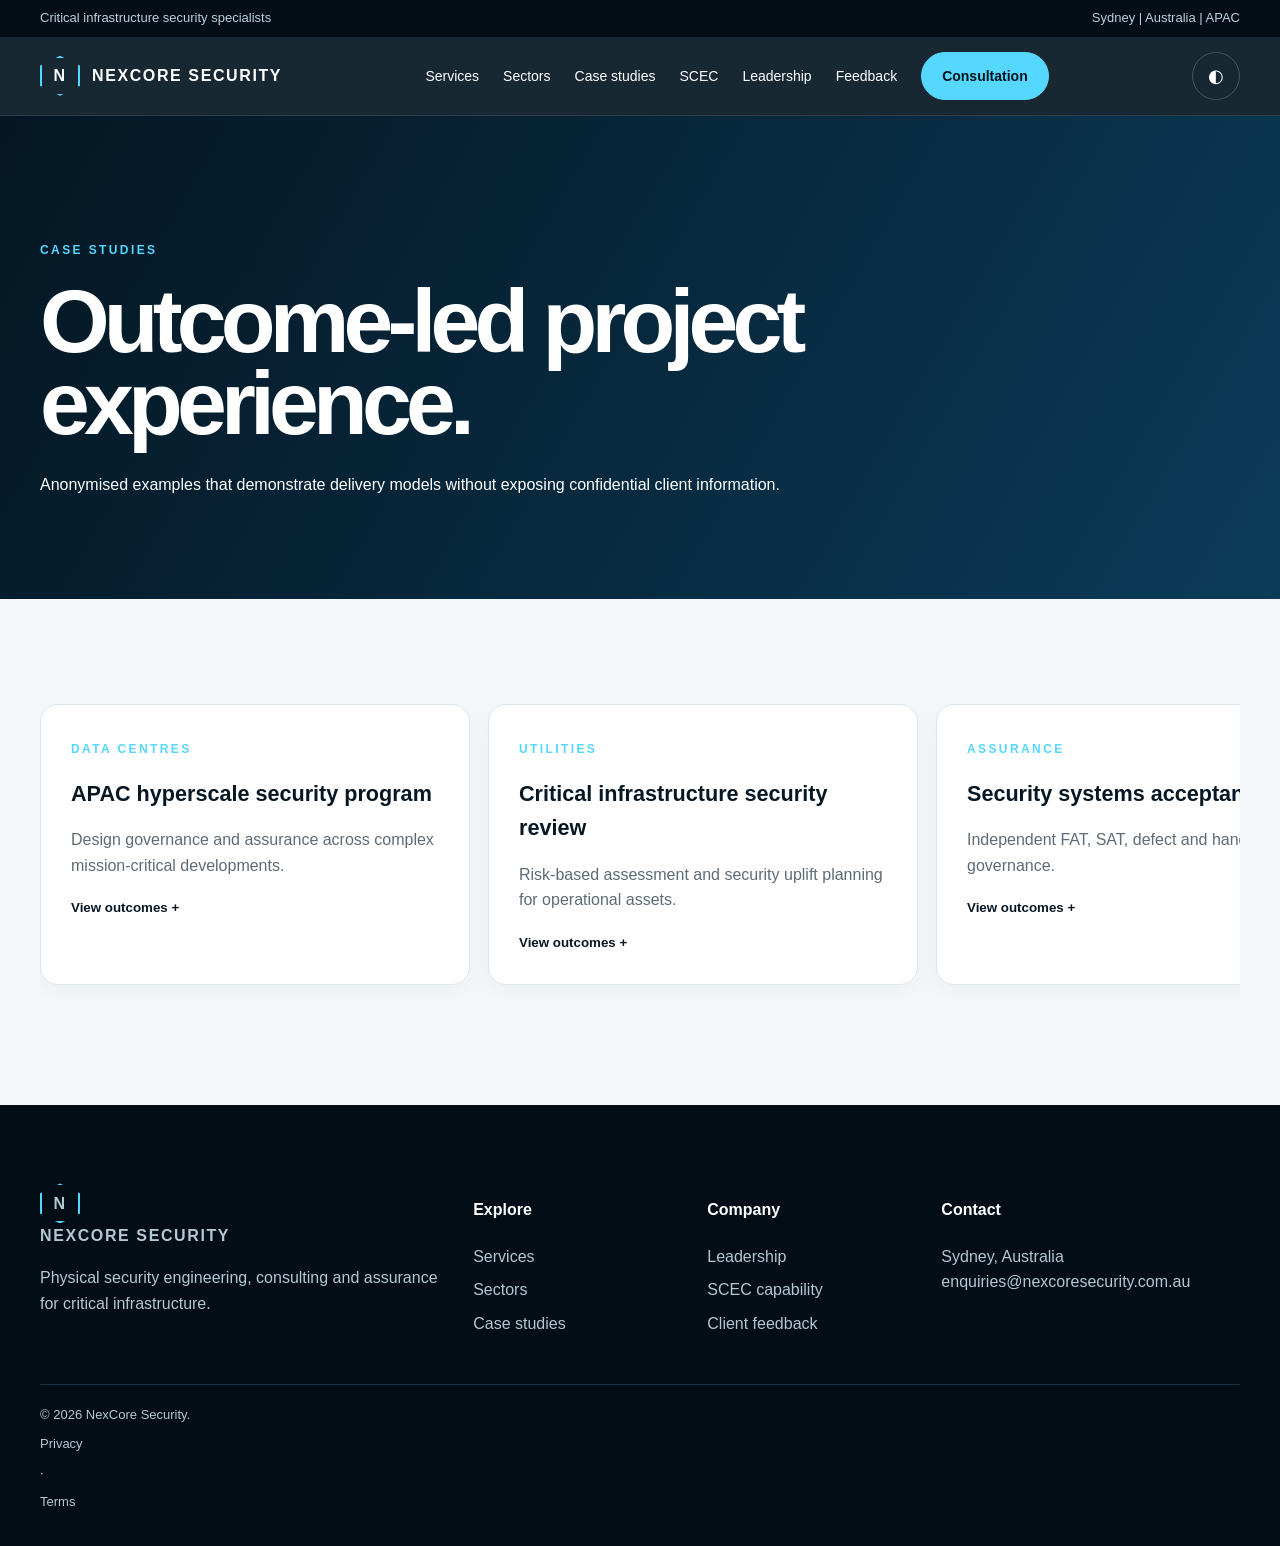
<file: case-studies.html>
<!doctype html><html lang="en" data-theme="light"><head><meta charset="utf-8"><meta name="viewport" content="width=device-width,initial-scale=1,viewport-fit=cover"><meta name="theme-color" content="#041622"><meta name="apple-mobile-web-app-capable" content="yes"><meta name="apple-mobile-web-app-status-bar-style" content="black-translucent"><meta name="description" content="Anonymised critical infrastructure security case studies."><meta property="og:title" content="Case Studies | NexCore Security"><meta property="og:description" content="Anonymised critical infrastructure security case studies."><meta property="og:image" content="assets/images/hero-campus.jpg"><link rel="apple-touch-icon" href="assets/icons/apple-touch-icon.png"><link rel="stylesheet" href="assets/css/main.css"><title>Case Studies | NexCore Security</title></head><body><a class="skip" href="#main">Skip to content</a><div class="top"><div class="wrap"><span>Critical infrastructure security specialists</span><span>Sydney | Australia | APAC</span></div></div><nav class="nav"><div class="wrap navin"><a class="brand" href="index.html"><span class="logo">N</span>NEXCORE SECURITY</a><button class="menu" aria-label="Open menu">☰</button><div class="links"><a href="services.html">Services</a><a href="sectors.html">Sectors</a><a href="case-studies.html">Case studies</a><a href="scec.html">SCEC</a><a href="leadership.html">Leadership</a><a href="feedback.html">Feedback</a><a href="contact.html" class="btn">Consultation</a></div><button class="theme" aria-label="Toggle dark mode">◐</button></div></nav><main id="main"><header class="pagehero"><div class="wrap"><span class="kicker">Case studies</span><h1>Outcome-led project experience.</h1><p>Anonymised examples that demonstrate delivery models without exposing confidential client information.</p></div></header><section><div class="wrap cases"><article class="card case"><span class="kicker">Data centres</span><h3>APAC hyperscale security program</h3><p>Design governance and assurance across complex mission-critical developments.</p><button>View outcomes +</button><div class="case-detail"><p>Standardised review approach, earlier risk identification, clearer commissioning readiness and stronger operational handover.</p></div></article><article class="card case"><span class="kicker">Utilities</span><h3>Critical infrastructure security review</h3><p>Risk-based assessment and security uplift planning for operational assets.</p><button>View outcomes +</button><div class="case-detail"><p>Prioritised recommendations covering zoning, perimeter, access control, monitoring and resilience.</p></div></article><article class="card case"><span class="kicker">Assurance</span><h3>Security systems acceptance</h3><p>Independent FAT, SAT, defect and handover governance.</p><button>View outcomes +</button><div class="case-detail"><p>Evidence-led acceptance, clearer defect closure and improved operational readiness.</p></div></article></div></section></main><a class="mobile-cta btn" href="contact.html">Request consultation</a><footer class="footer"><div class="wrap footgrid"><div><a class="brand" href="index.html"><span class="logo">N</span>NEXCORE SECURITY</a><p>Physical security engineering, consulting and assurance for critical infrastructure.</p></div><div><h4>Explore</h4><a href="services.html">Services</a><a href="sectors.html">Sectors</a><a href="case-studies.html">Case studies</a></div><div><h4>Company</h4><a href="leadership.html">Leadership</a><a href="scec.html">SCEC capability</a><a href="feedback.html">Client feedback</a></div><div><h4>Contact</h4><p>Sydney, Australia<br>enquiries@nexcoresecurity.com.au</p></div></div><div class="wrap copy">© <span data-year></span> NexCore Security. <a href="privacy.html">Privacy</a> · <a href="terms.html">Terms</a></div></footer><script src="assets/js/main.js"></script></body></html>
</file>
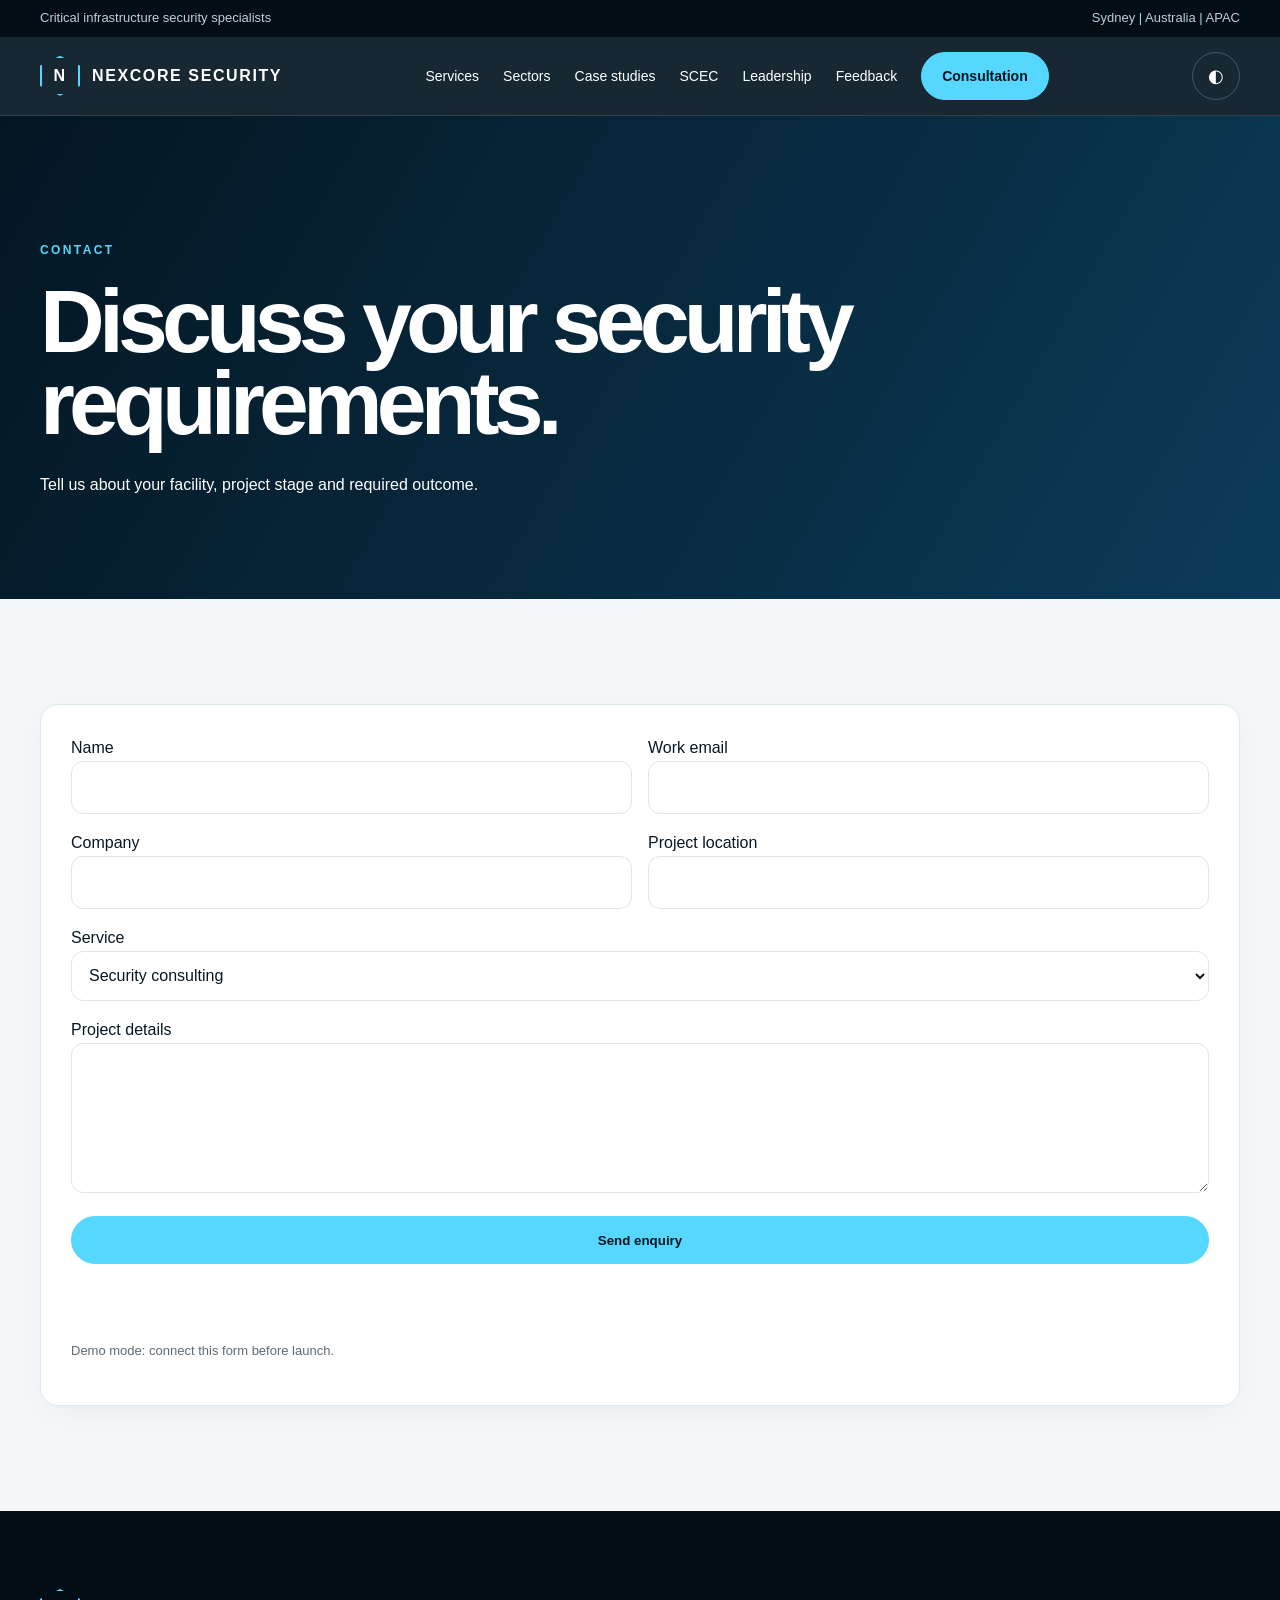
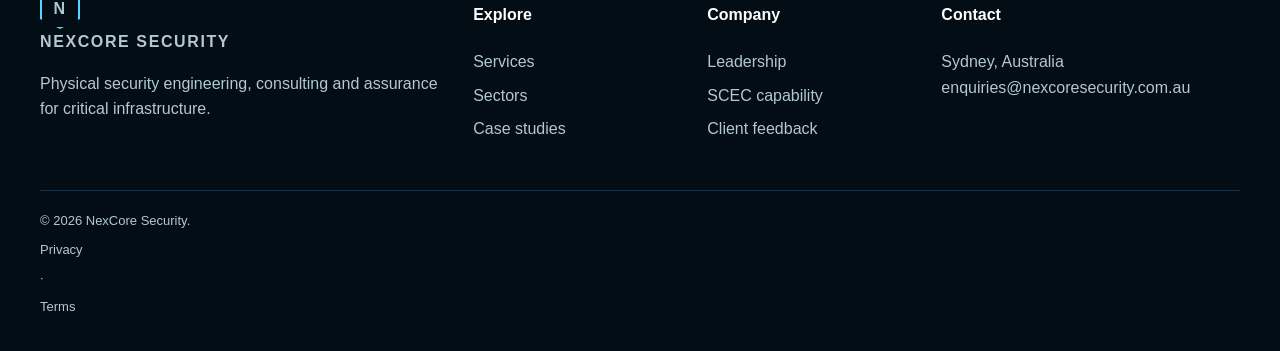
<file: contact.html>
<!doctype html><html lang="en" data-theme="light"><head><meta charset="utf-8"><meta name="viewport" content="width=device-width,initial-scale=1,viewport-fit=cover"><meta name="theme-color" content="#041622"><meta name="apple-mobile-web-app-capable" content="yes"><meta name="apple-mobile-web-app-status-bar-style" content="black-translucent"><meta name="description" content="Contact NexCore Security."><meta property="og:title" content="Contact | NexCore Security"><meta property="og:description" content="Contact NexCore Security."><meta property="og:image" content="assets/images/hero-campus.jpg"><link rel="apple-touch-icon" href="assets/icons/apple-touch-icon.png"><link rel="stylesheet" href="assets/css/main.css"><title>Contact | NexCore Security</title></head><body><a class="skip" href="#main">Skip to content</a><div class="top"><div class="wrap"><span>Critical infrastructure security specialists</span><span>Sydney | Australia | APAC</span></div></div><nav class="nav"><div class="wrap navin"><a class="brand" href="index.html"><span class="logo">N</span>NEXCORE SECURITY</a><button class="menu" aria-label="Open menu">☰</button><div class="links"><a href="services.html">Services</a><a href="sectors.html">Sectors</a><a href="case-studies.html">Case studies</a><a href="scec.html">SCEC</a><a href="leadership.html">Leadership</a><a href="feedback.html">Feedback</a><a href="contact.html" class="btn">Consultation</a></div><button class="theme" aria-label="Toggle dark mode">◐</button></div></nav><main id="main"><header class="pagehero"><div class="wrap"><span class="kicker">Contact</span><h1>Discuss your security requirements.</h1><p>Tell us about your facility, project stage and required outcome.</p></div></header><section><div class="wrap"><form class="card form"><div class="form-grid"><label>Name<input name="name" required></label><label>Work email<input type="email" required></label><label>Company<input></label><label>Project location<input></label></div><label>Service<select><option>Security consulting</option><option>Design management</option><option>Electronic security systems</option><option>Commissioning & assurance</option><option>SCEC-aligned advisory</option></select></label><label>Project details<textarea></textarea></label><button class="btn">Send enquiry</button><p id="form-status" aria-live="polite"></p><p class="legal">Demo mode: connect this form before launch.</p></form></div></section></main><a class="mobile-cta btn" href="contact.html">Request consultation</a><footer class="footer"><div class="wrap footgrid"><div><a class="brand" href="index.html"><span class="logo">N</span>NEXCORE SECURITY</a><p>Physical security engineering, consulting and assurance for critical infrastructure.</p></div><div><h4>Explore</h4><a href="services.html">Services</a><a href="sectors.html">Sectors</a><a href="case-studies.html">Case studies</a></div><div><h4>Company</h4><a href="leadership.html">Leadership</a><a href="scec.html">SCEC capability</a><a href="feedback.html">Client feedback</a></div><div><h4>Contact</h4><p>Sydney, Australia<br>enquiries@nexcoresecurity.com.au</p></div></div><div class="wrap copy">© <span data-year></span> NexCore Security. <a href="privacy.html">Privacy</a> · <a href="terms.html">Terms</a></div></footer><script src="assets/js/main.js"></script></body></html>
</file>
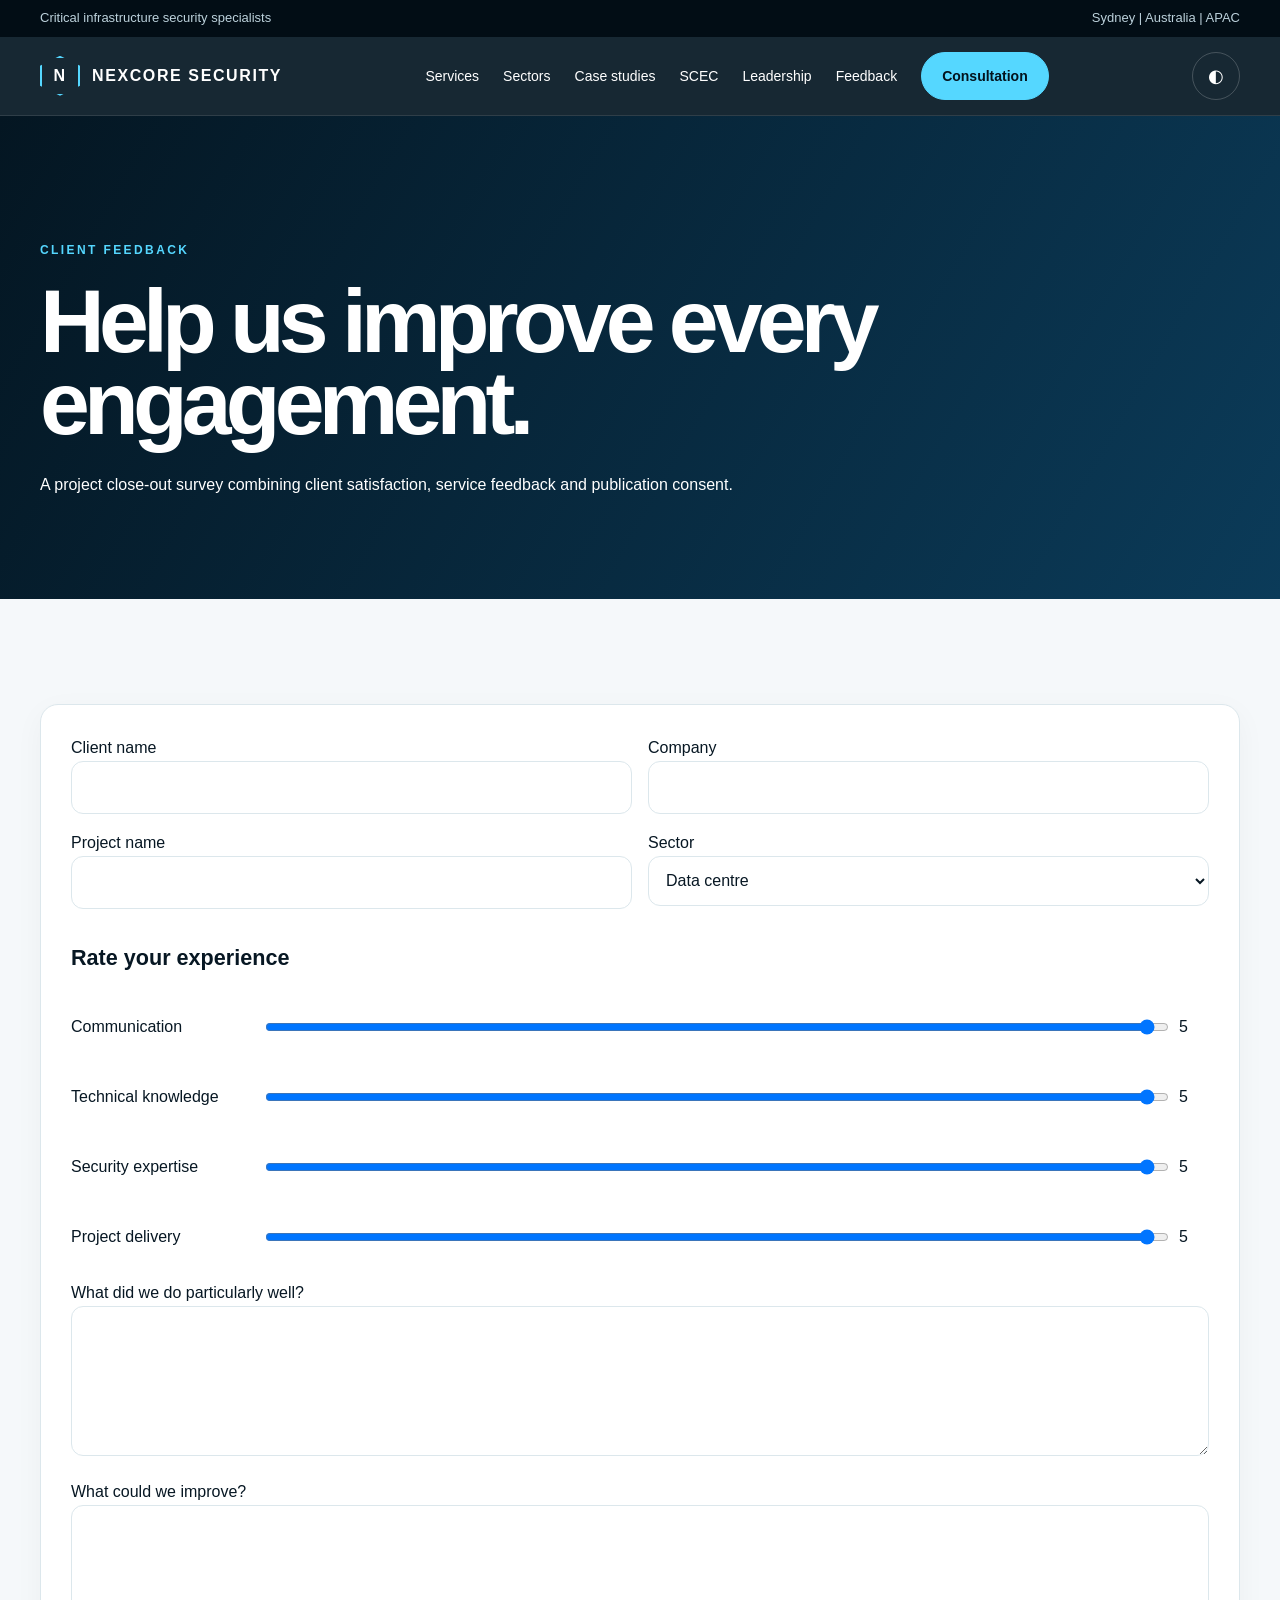
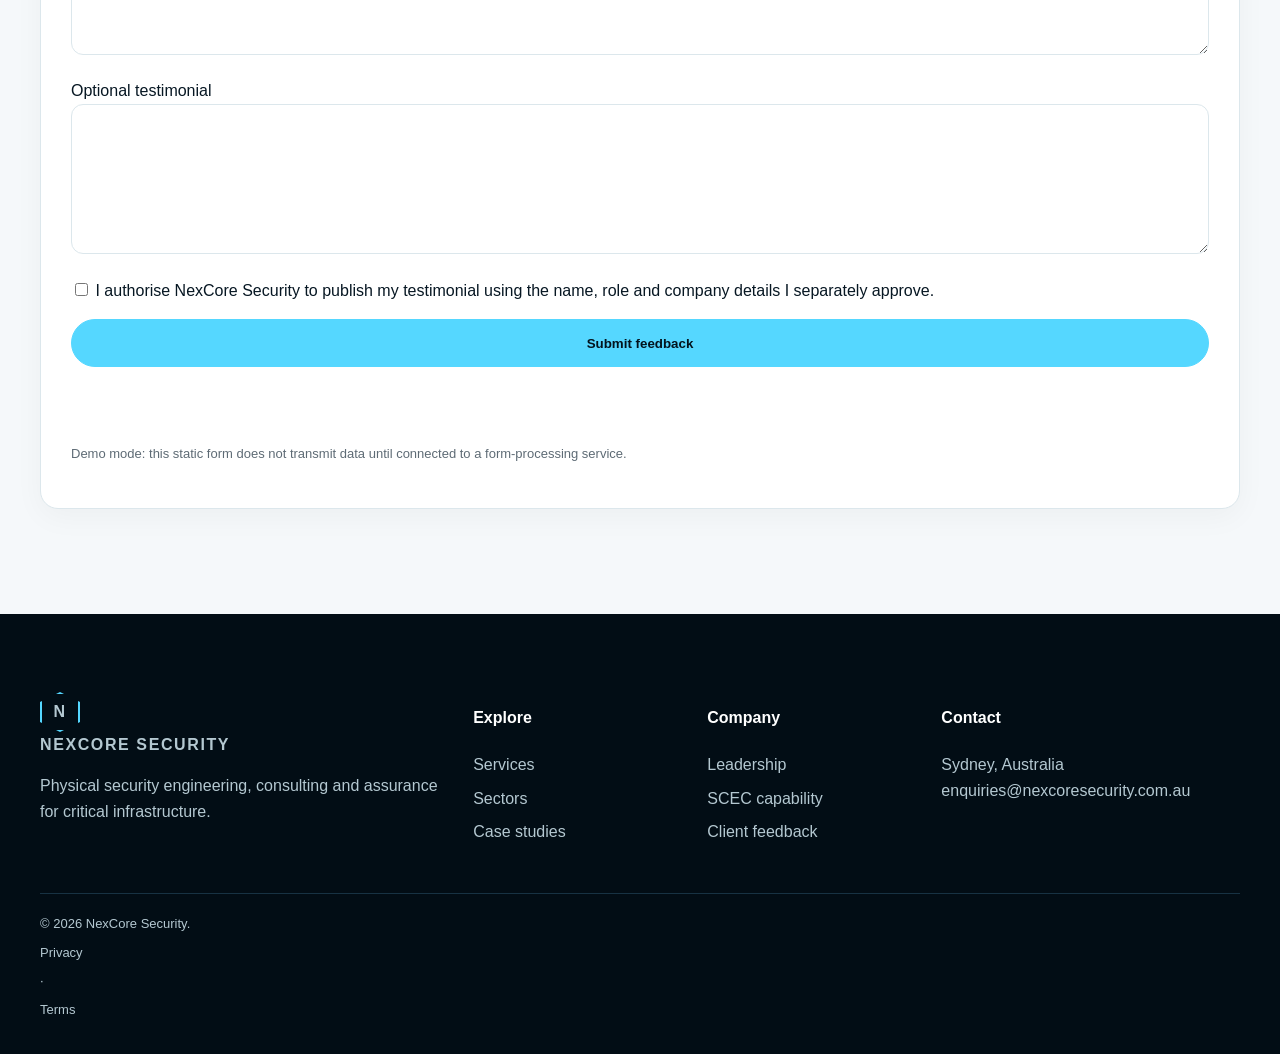
<file: feedback.html>
<!doctype html><html lang="en" data-theme="light"><head><meta charset="utf-8"><meta name="viewport" content="width=device-width,initial-scale=1,viewport-fit=cover"><meta name="theme-color" content="#041622"><meta name="apple-mobile-web-app-capable" content="yes"><meta name="apple-mobile-web-app-status-bar-style" content="black-translucent"><meta name="description" content="Submit feedback about a NexCore Security engagement."><meta property="og:title" content="Client Feedback | NexCore Security"><meta property="og:description" content="Submit feedback about a NexCore Security engagement."><meta property="og:image" content="assets/images/hero-campus.jpg"><link rel="apple-touch-icon" href="assets/icons/apple-touch-icon.png"><link rel="stylesheet" href="assets/css/main.css"><title>Client Feedback | NexCore Security</title></head><body><a class="skip" href="#main">Skip to content</a><div class="top"><div class="wrap"><span>Critical infrastructure security specialists</span><span>Sydney | Australia | APAC</span></div></div><nav class="nav"><div class="wrap navin"><a class="brand" href="index.html"><span class="logo">N</span>NEXCORE SECURITY</a><button class="menu" aria-label="Open menu">☰</button><div class="links"><a href="services.html">Services</a><a href="sectors.html">Sectors</a><a href="case-studies.html">Case studies</a><a href="scec.html">SCEC</a><a href="leadership.html">Leadership</a><a href="feedback.html">Feedback</a><a href="contact.html" class="btn">Consultation</a></div><button class="theme" aria-label="Toggle dark mode">◐</button></div></nav><main id="main"><header class="pagehero"><div class="wrap"><span class="kicker">Client feedback</span><h1>Help us improve every engagement.</h1><p>A project close-out survey combining client satisfaction, service feedback and publication consent.</p></div></header><section><div class="wrap"><form class="card form"><div class="form-grid"><label>Client name<input name="name" required></label><label>Company<input name="company"></label><label>Project name<input name="project"></label><label>Sector<select><option>Data centre</option><option>Critical infrastructure</option><option>Utilities & energy</option><option>Telecommunications</option><option>Government</option><option>Industrial</option><option>Other</option></select></label></div><h3>Rate your experience</h3><div class="range"><label>Communication</label><input data-range type="range" min="1" max="5" value="5"><output>5</output></div><div class="range"><label>Technical knowledge</label><input data-range type="range" min="1" max="5" value="5"><output>5</output></div><div class="range"><label>Security expertise</label><input data-range type="range" min="1" max="5" value="5"><output>5</output></div><div class="range"><label>Project delivery</label><input data-range type="range" min="1" max="5" value="5"><output>5</output></div><label>What did we do particularly well?<textarea></textarea></label><label>What could we improve?<textarea></textarea></label><label>Optional testimonial<textarea></textarea></label><label><input style="width:auto;min-height:auto" type="checkbox"> I authorise NexCore Security to publish my testimonial using the name, role and company details I separately approve.</label><button class="btn" type="submit">Submit feedback</button><p id="form-status" aria-live="polite"></p><p class="legal">Demo mode: this static form does not transmit data until connected to a form-processing service.</p></form></div></section></main><a class="mobile-cta btn" href="contact.html">Request consultation</a><footer class="footer"><div class="wrap footgrid"><div><a class="brand" href="index.html"><span class="logo">N</span>NEXCORE SECURITY</a><p>Physical security engineering, consulting and assurance for critical infrastructure.</p></div><div><h4>Explore</h4><a href="services.html">Services</a><a href="sectors.html">Sectors</a><a href="case-studies.html">Case studies</a></div><div><h4>Company</h4><a href="leadership.html">Leadership</a><a href="scec.html">SCEC capability</a><a href="feedback.html">Client feedback</a></div><div><h4>Contact</h4><p>Sydney, Australia<br>enquiries@nexcoresecurity.com.au</p></div></div><div class="wrap copy">© <span data-year></span> NexCore Security. <a href="privacy.html">Privacy</a> · <a href="terms.html">Terms</a></div></footer><script src="assets/js/main.js"></script></body></html>
</file>
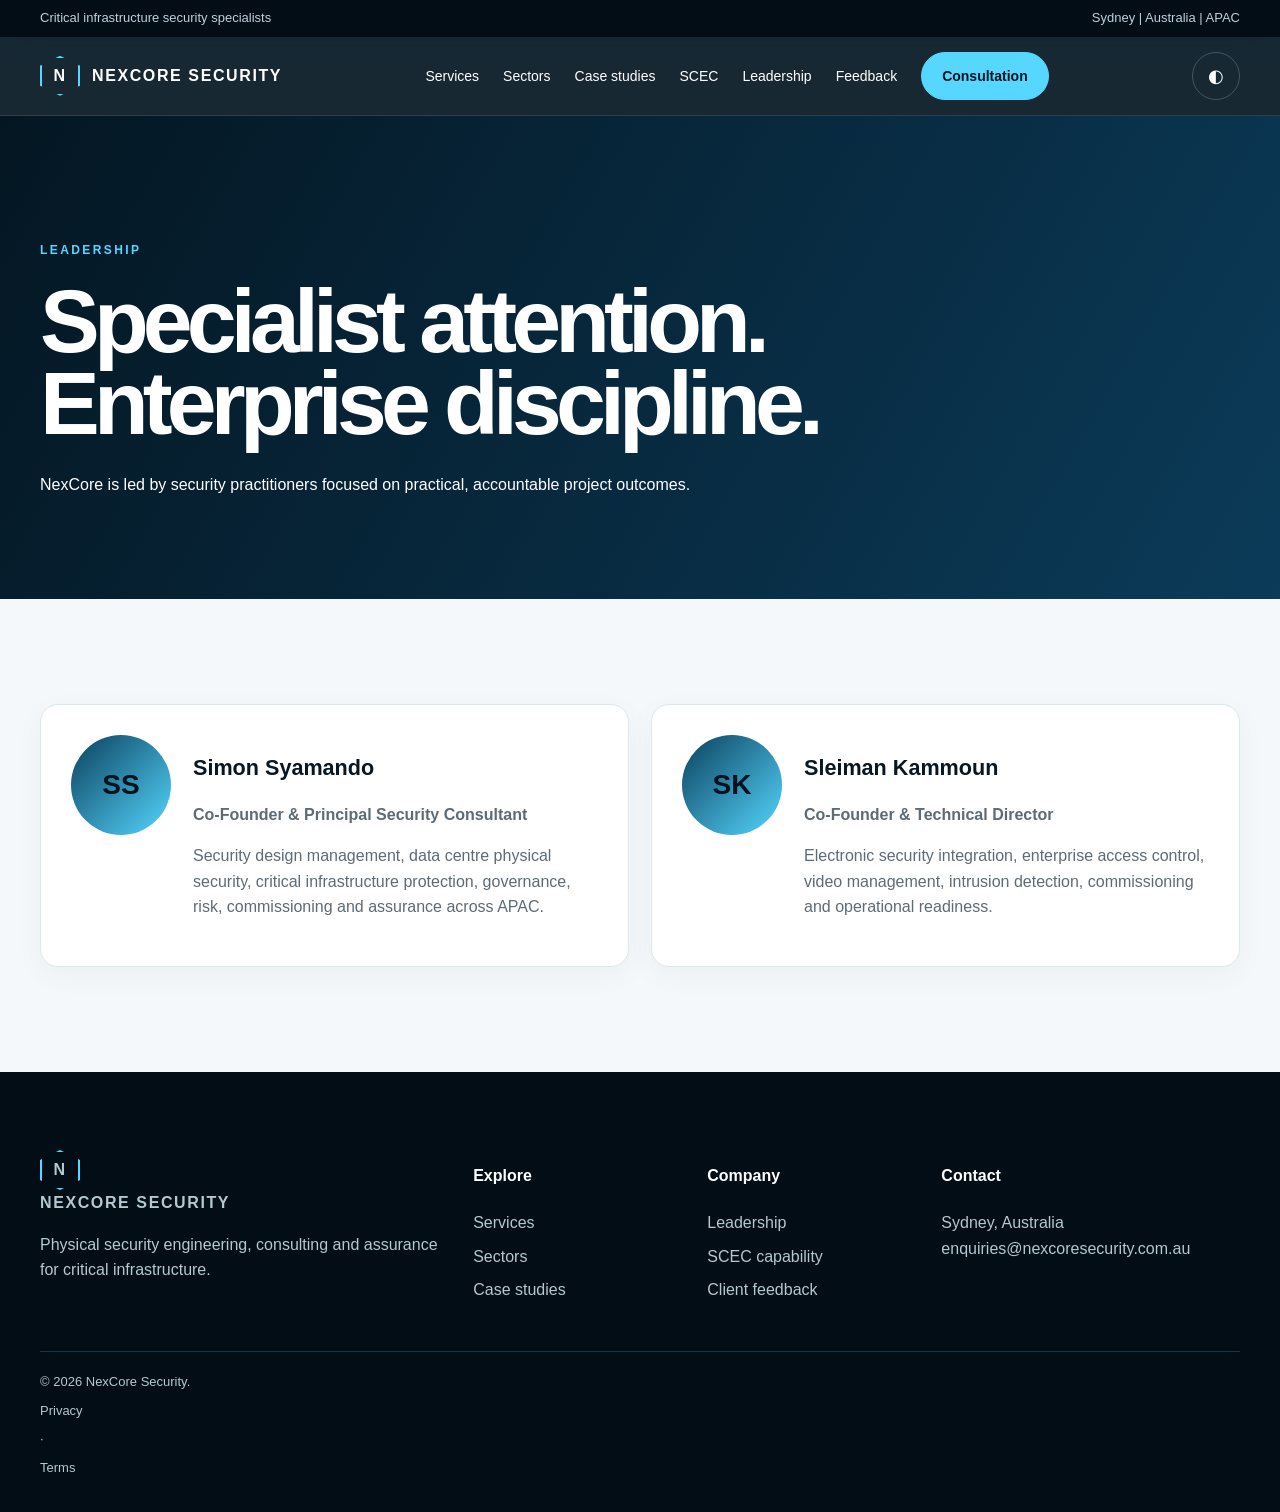
<file: leadership.html>
<!doctype html><html lang="en" data-theme="light"><head><meta charset="utf-8"><meta name="viewport" content="width=device-width,initial-scale=1,viewport-fit=cover"><meta name="theme-color" content="#041622"><meta name="apple-mobile-web-app-capable" content="yes"><meta name="apple-mobile-web-app-status-bar-style" content="black-translucent"><meta name="description" content="NexCore Security leadership team."><meta property="og:title" content="Leadership | NexCore Security"><meta property="og:description" content="NexCore Security leadership team."><meta property="og:image" content="assets/images/hero-campus.jpg"><link rel="apple-touch-icon" href="assets/icons/apple-touch-icon.png"><link rel="stylesheet" href="assets/css/main.css"><title>Leadership | NexCore Security</title></head><body><a class="skip" href="#main">Skip to content</a><div class="top"><div class="wrap"><span>Critical infrastructure security specialists</span><span>Sydney | Australia | APAC</span></div></div><nav class="nav"><div class="wrap navin"><a class="brand" href="index.html"><span class="logo">N</span>NEXCORE SECURITY</a><button class="menu" aria-label="Open menu">☰</button><div class="links"><a href="services.html">Services</a><a href="sectors.html">Sectors</a><a href="case-studies.html">Case studies</a><a href="scec.html">SCEC</a><a href="leadership.html">Leadership</a><a href="feedback.html">Feedback</a><a href="contact.html" class="btn">Consultation</a></div><button class="theme" aria-label="Toggle dark mode">◐</button></div></nav><main id="main"><header class="pagehero"><div class="wrap"><span class="kicker">Leadership</span><h1>Specialist attention. Enterprise discipline.</h1><p>NexCore is led by security practitioners focused on practical, accountable project outcomes.</p></div></header><section><div class="wrap leaders"><article class="card leader"><div class="avatar">SS</div><div><h3>Simon Syamando</h3><p><b>Co-Founder & Principal Security Consultant</b></p><p>Security design management, data centre physical security, critical infrastructure protection, governance, risk, commissioning and assurance across APAC.</p></div></article><article class="card leader"><div class="avatar">SK</div><div><h3>Sleiman Kammoun</h3><p><b>Co-Founder & Technical Director</b></p><p>Electronic security integration, enterprise access control, video management, intrusion detection, commissioning and operational readiness.</p></div></article></div></section></main><a class="mobile-cta btn" href="contact.html">Request consultation</a><footer class="footer"><div class="wrap footgrid"><div><a class="brand" href="index.html"><span class="logo">N</span>NEXCORE SECURITY</a><p>Physical security engineering, consulting and assurance for critical infrastructure.</p></div><div><h4>Explore</h4><a href="services.html">Services</a><a href="sectors.html">Sectors</a><a href="case-studies.html">Case studies</a></div><div><h4>Company</h4><a href="leadership.html">Leadership</a><a href="scec.html">SCEC capability</a><a href="feedback.html">Client feedback</a></div><div><h4>Contact</h4><p>Sydney, Australia<br>enquiries@nexcoresecurity.com.au</p></div></div><div class="wrap copy">© <span data-year></span> NexCore Security. <a href="privacy.html">Privacy</a> · <a href="terms.html">Terms</a></div></footer><script src="assets/js/main.js"></script></body></html>
</file>
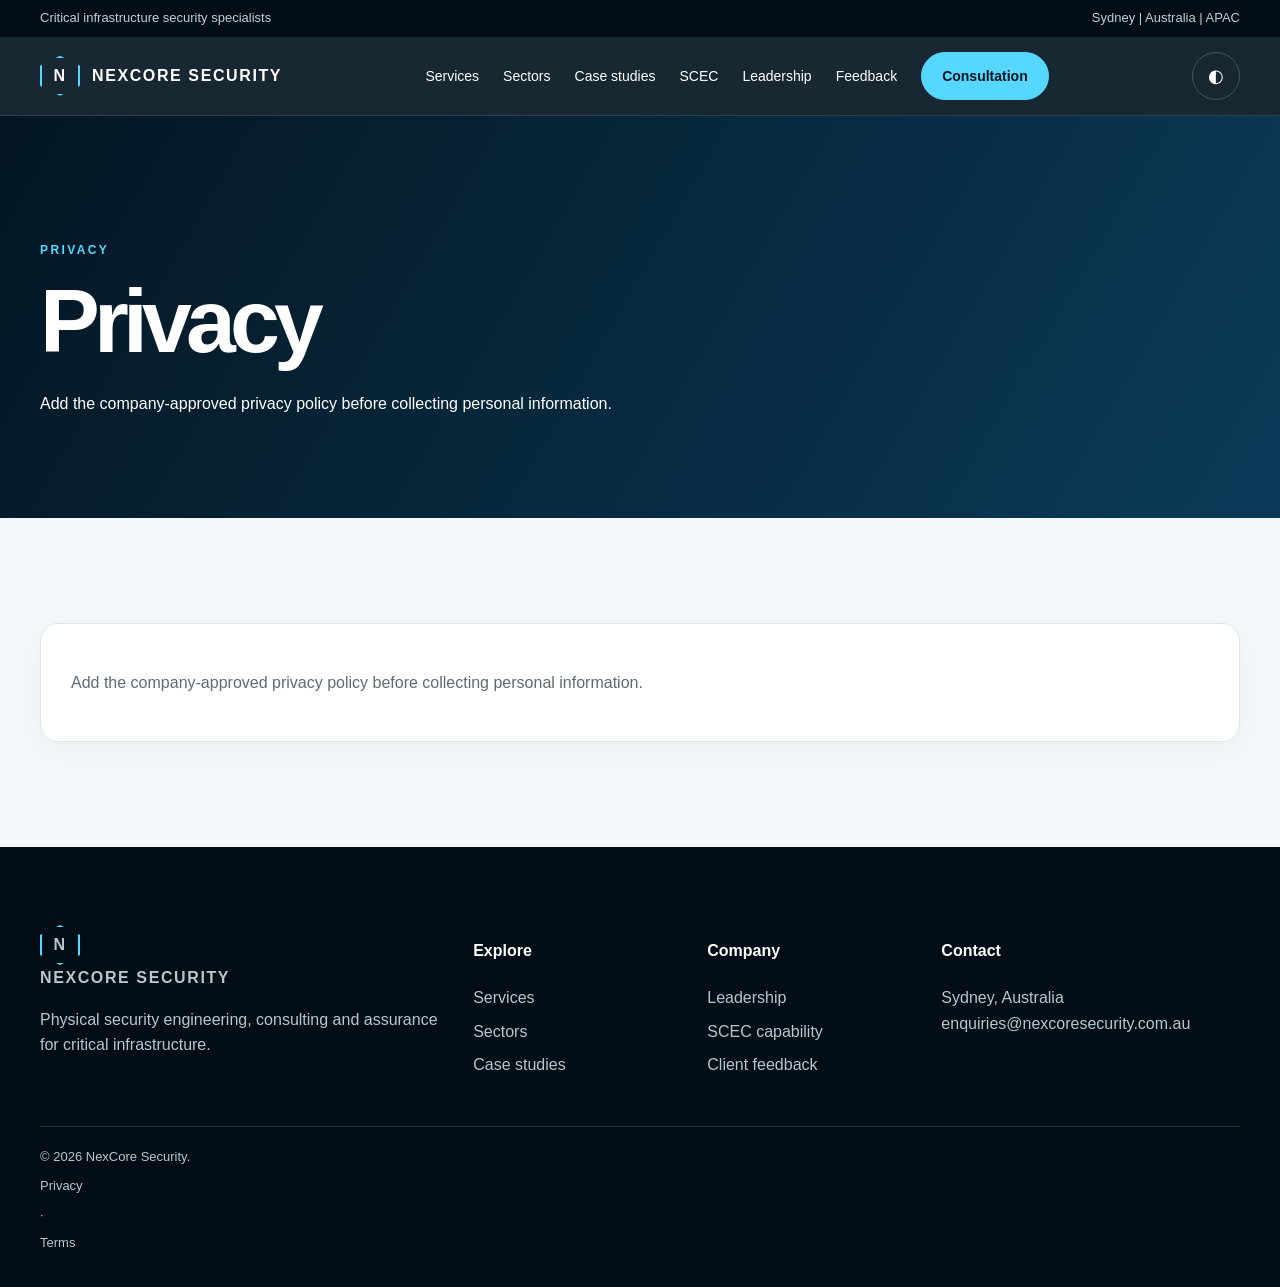
<file: privacy.html>
<!doctype html><html lang="en" data-theme="light"><head><meta charset="utf-8"><meta name="viewport" content="width=device-width,initial-scale=1,viewport-fit=cover"><meta name="theme-color" content="#041622"><meta name="apple-mobile-web-app-capable" content="yes"><meta name="apple-mobile-web-app-status-bar-style" content="black-translucent"><meta name="description" content="Add the company-approved privacy policy before collecting personal information."><meta property="og:title" content="Privacy | NexCore Security"><meta property="og:description" content="Add the company-approved privacy policy before collecting personal information."><meta property="og:image" content="assets/images/hero-campus.jpg"><link rel="apple-touch-icon" href="assets/icons/apple-touch-icon.png"><link rel="stylesheet" href="assets/css/main.css"><title>Privacy | NexCore Security</title></head><body><a class="skip" href="#main">Skip to content</a><div class="top"><div class="wrap"><span>Critical infrastructure security specialists</span><span>Sydney | Australia | APAC</span></div></div><nav class="nav"><div class="wrap navin"><a class="brand" href="index.html"><span class="logo">N</span>NEXCORE SECURITY</a><button class="menu" aria-label="Open menu">☰</button><div class="links"><a href="services.html">Services</a><a href="sectors.html">Sectors</a><a href="case-studies.html">Case studies</a><a href="scec.html">SCEC</a><a href="leadership.html">Leadership</a><a href="feedback.html">Feedback</a><a href="contact.html" class="btn">Consultation</a></div><button class="theme" aria-label="Toggle dark mode">◐</button></div></nav><main id="main"><header class="pagehero"><div class="wrap"><span class="kicker">Privacy</span><h1>Privacy</h1><p>Add the company-approved privacy policy before collecting personal information.</p></div></header><section><div class="wrap card"><p>Add the company-approved privacy policy before collecting personal information.</p></div></section></main><a class="mobile-cta btn" href="contact.html">Request consultation</a><footer class="footer"><div class="wrap footgrid"><div><a class="brand" href="index.html"><span class="logo">N</span>NEXCORE SECURITY</a><p>Physical security engineering, consulting and assurance for critical infrastructure.</p></div><div><h4>Explore</h4><a href="services.html">Services</a><a href="sectors.html">Sectors</a><a href="case-studies.html">Case studies</a></div><div><h4>Company</h4><a href="leadership.html">Leadership</a><a href="scec.html">SCEC capability</a><a href="feedback.html">Client feedback</a></div><div><h4>Contact</h4><p>Sydney, Australia<br>enquiries@nexcoresecurity.com.au</p></div></div><div class="wrap copy">© <span data-year></span> NexCore Security. <a href="privacy.html">Privacy</a> · <a href="terms.html">Terms</a></div></footer><script src="assets/js/main.js"></script></body></html>
</file>
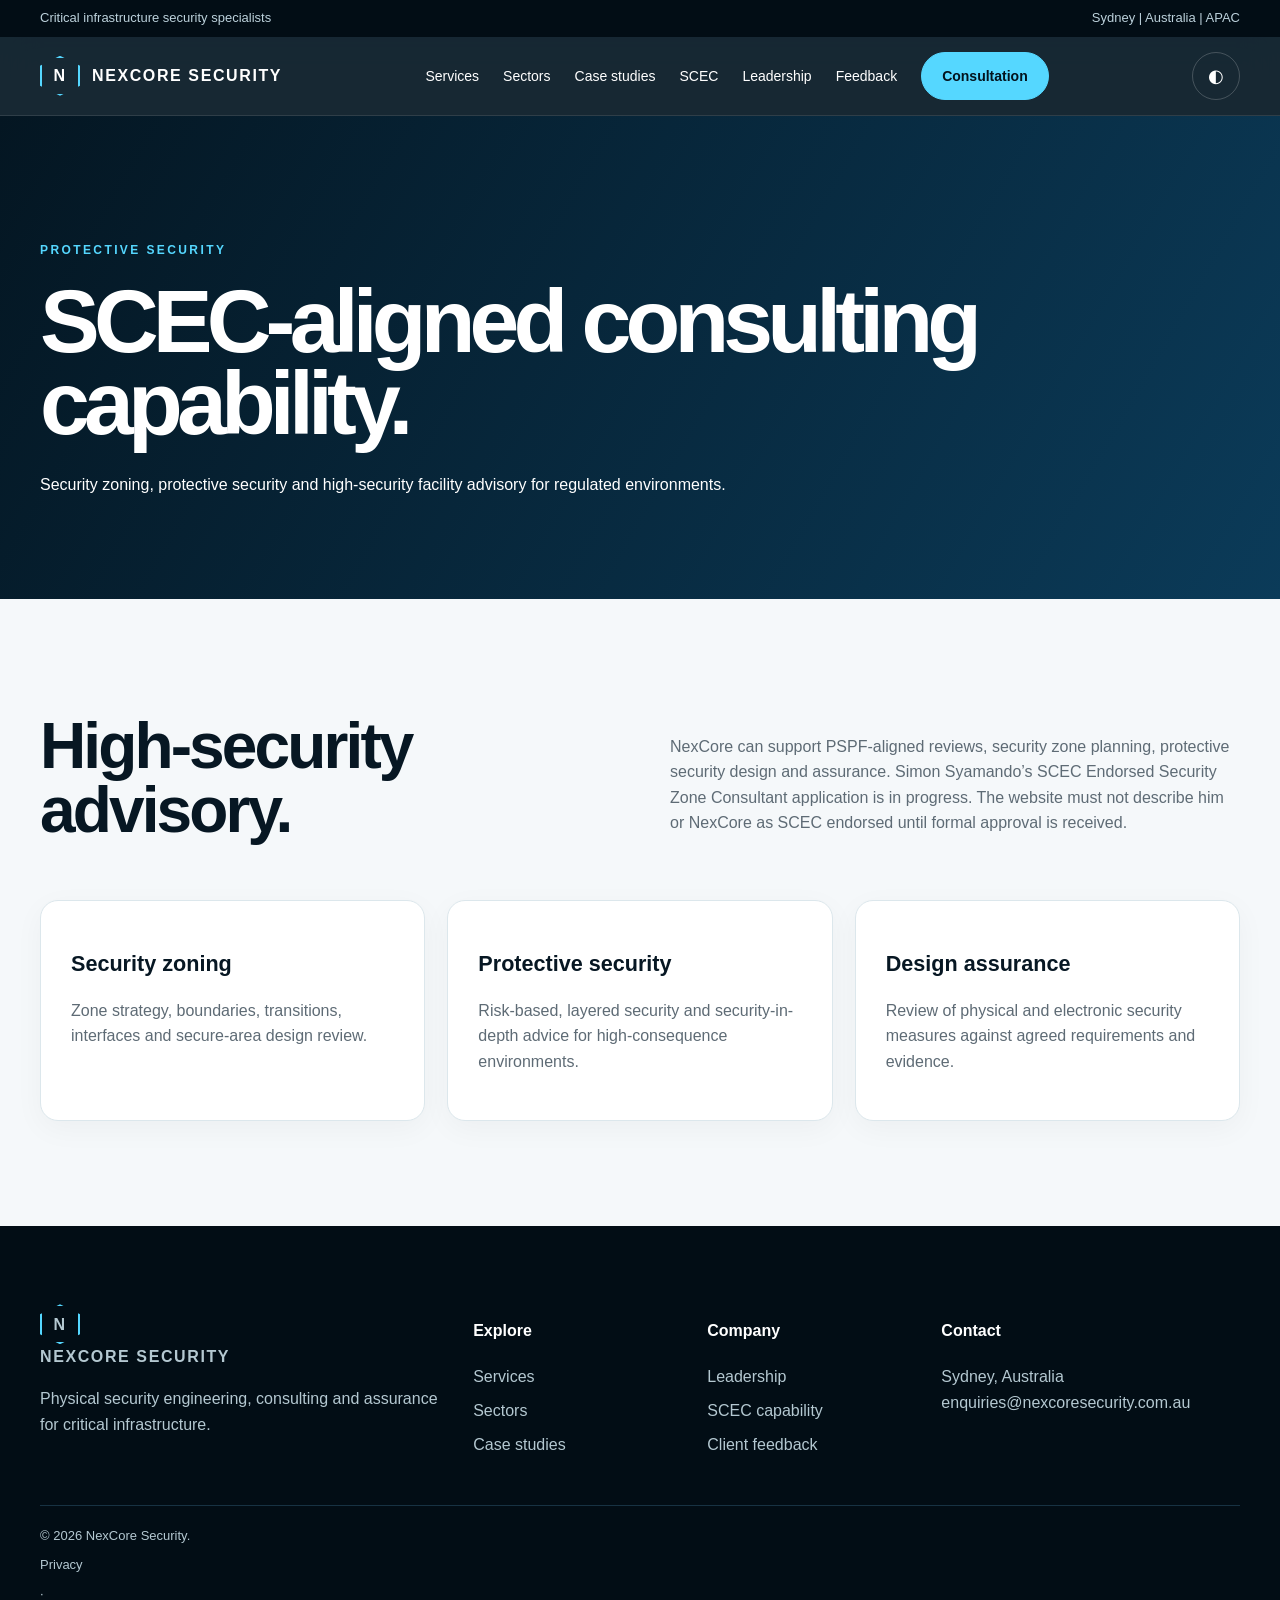
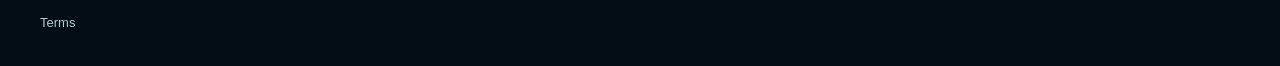
<file: scec.html>
<!doctype html><html lang="en" data-theme="light"><head><meta charset="utf-8"><meta name="viewport" content="width=device-width,initial-scale=1,viewport-fit=cover"><meta name="theme-color" content="#041622"><meta name="apple-mobile-web-app-capable" content="yes"><meta name="apple-mobile-web-app-status-bar-style" content="black-translucent"><meta name="description" content="SCEC-aligned protective security consultancy capability."><meta property="og:title" content="SCEC Capability | NexCore Security"><meta property="og:description" content="SCEC-aligned protective security consultancy capability."><meta property="og:image" content="assets/images/hero-campus.jpg"><link rel="apple-touch-icon" href="assets/icons/apple-touch-icon.png"><link rel="stylesheet" href="assets/css/main.css"><title>SCEC Capability | NexCore Security</title></head><body><a class="skip" href="#main">Skip to content</a><div class="top"><div class="wrap"><span>Critical infrastructure security specialists</span><span>Sydney | Australia | APAC</span></div></div><nav class="nav"><div class="wrap navin"><a class="brand" href="index.html"><span class="logo">N</span>NEXCORE SECURITY</a><button class="menu" aria-label="Open menu">☰</button><div class="links"><a href="services.html">Services</a><a href="sectors.html">Sectors</a><a href="case-studies.html">Case studies</a><a href="scec.html">SCEC</a><a href="leadership.html">Leadership</a><a href="feedback.html">Feedback</a><a href="contact.html" class="btn">Consultation</a></div><button class="theme" aria-label="Toggle dark mode">◐</button></div></nav><main id="main"><header class="pagehero"><div class="wrap"><span class="kicker">Protective security</span><h1>SCEC-aligned consulting capability.</h1><p>Security zoning, protective security and high-security facility advisory for regulated environments.</p></div></header><section><div class="wrap"><div class="head"><div><h2>High-security advisory.</h2></div><p>NexCore can support PSPF-aligned reviews, security zone planning, protective security design and assurance. Simon Syamando’s SCEC Endorsed Security Zone Consultant application is in progress. The website must not describe him or NexCore as SCEC endorsed until formal approval is received.</p></div><div class="grid3"><article class="card"><h3>Security zoning</h3><p>Zone strategy, boundaries, transitions, interfaces and secure-area design review.</p></article><article class="card"><h3>Protective security</h3><p>Risk-based, layered security and security-in-depth advice for high-consequence environments.</p></article><article class="card"><h3>Design assurance</h3><p>Review of physical and electronic security measures against agreed requirements and evidence.</p></article></div></div></section></main><a class="mobile-cta btn" href="contact.html">Request consultation</a><footer class="footer"><div class="wrap footgrid"><div><a class="brand" href="index.html"><span class="logo">N</span>NEXCORE SECURITY</a><p>Physical security engineering, consulting and assurance for critical infrastructure.</p></div><div><h4>Explore</h4><a href="services.html">Services</a><a href="sectors.html">Sectors</a><a href="case-studies.html">Case studies</a></div><div><h4>Company</h4><a href="leadership.html">Leadership</a><a href="scec.html">SCEC capability</a><a href="feedback.html">Client feedback</a></div><div><h4>Contact</h4><p>Sydney, Australia<br>enquiries@nexcoresecurity.com.au</p></div></div><div class="wrap copy">© <span data-year></span> NexCore Security. <a href="privacy.html">Privacy</a> · <a href="terms.html">Terms</a></div></footer><script src="assets/js/main.js"></script></body></html>
</file>
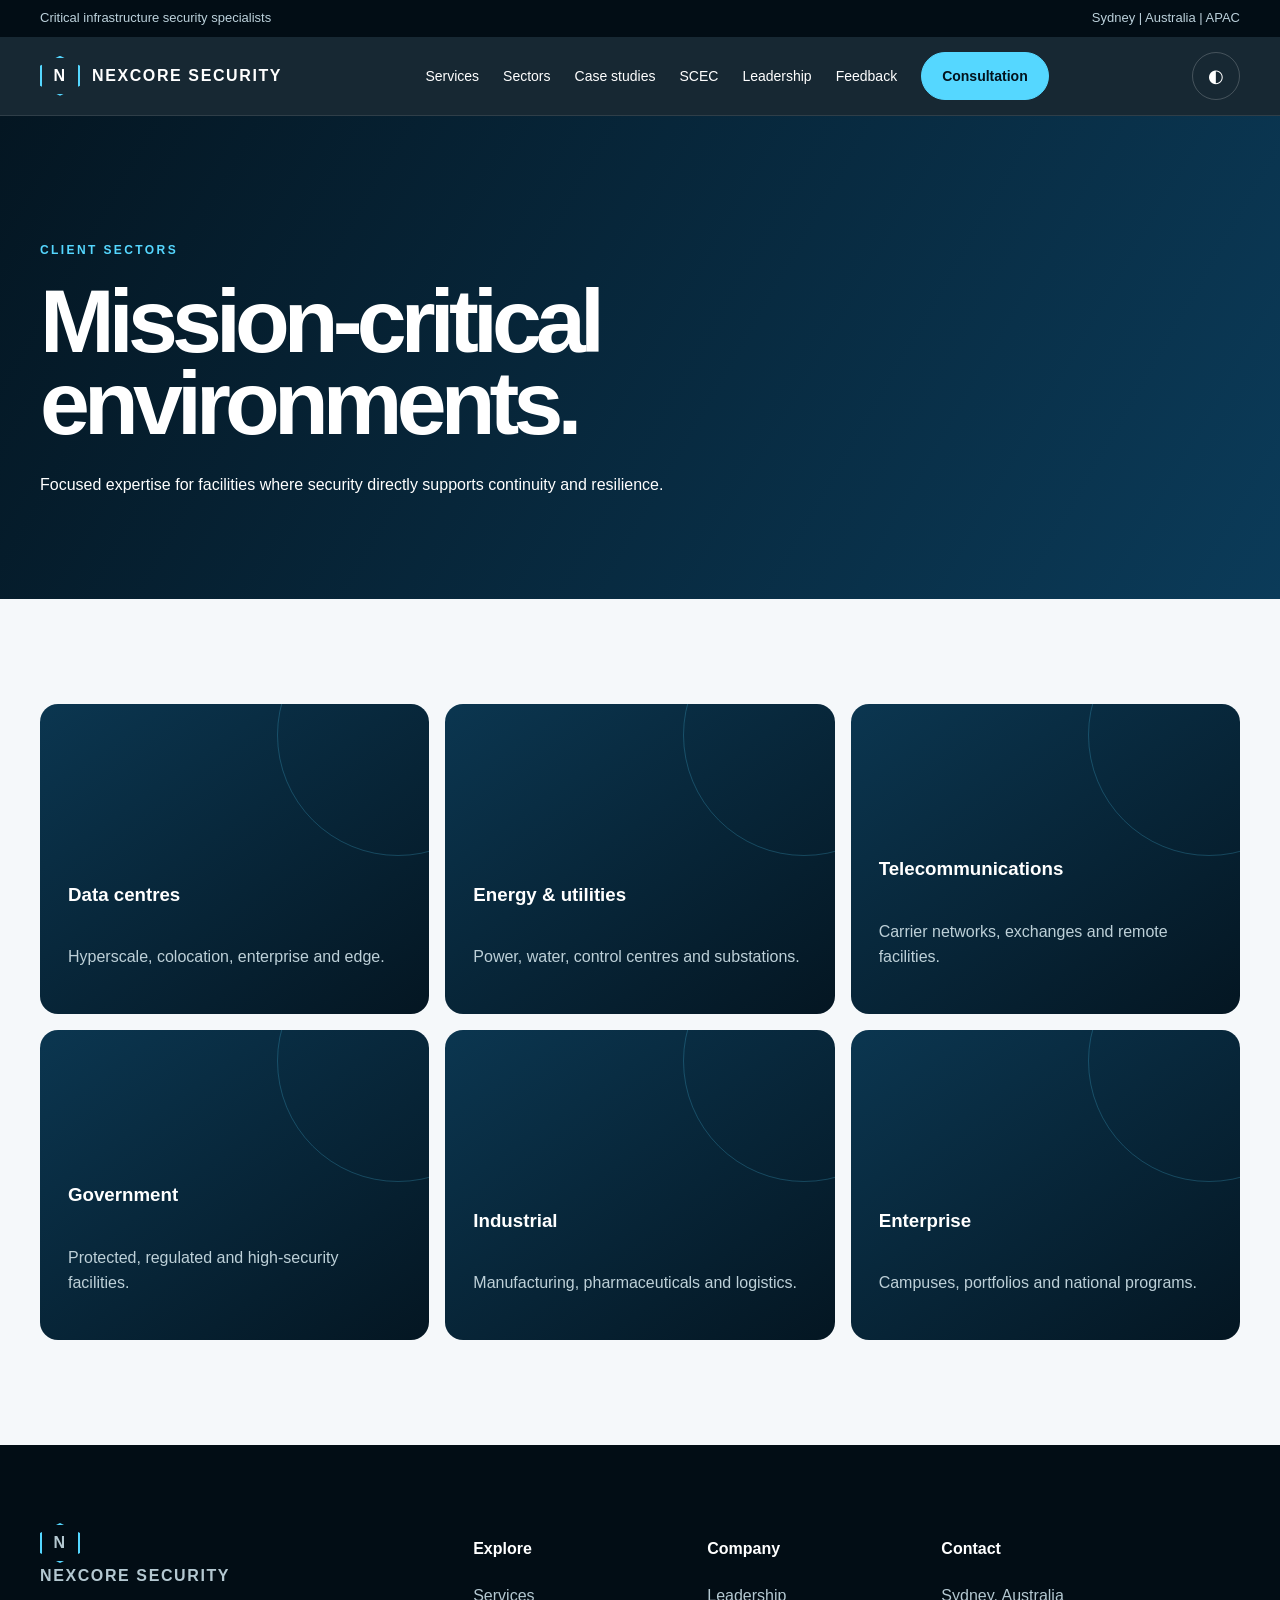
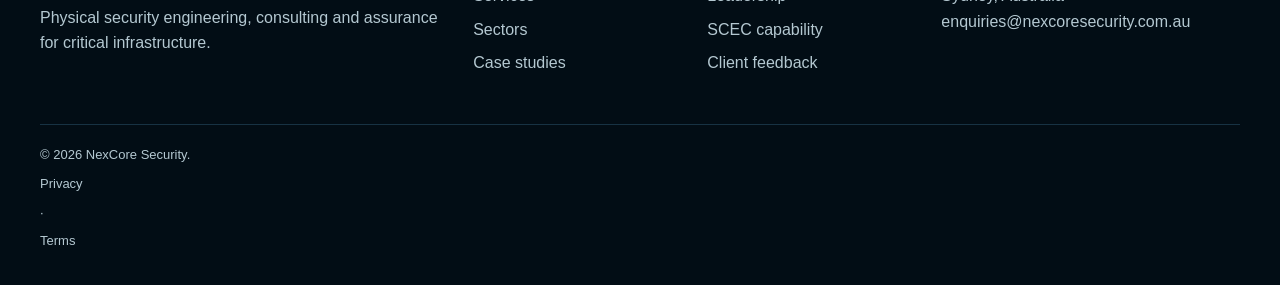
<file: sectors.html>
<!doctype html><html lang="en" data-theme="light"><head><meta charset="utf-8"><meta name="viewport" content="width=device-width,initial-scale=1,viewport-fit=cover"><meta name="theme-color" content="#041622"><meta name="apple-mobile-web-app-capable" content="yes"><meta name="apple-mobile-web-app-status-bar-style" content="black-translucent"><meta name="description" content="Critical infrastructure client sectors."><meta property="og:title" content="Sectors | NexCore Security"><meta property="og:description" content="Critical infrastructure client sectors."><meta property="og:image" content="assets/images/hero-campus.jpg"><link rel="apple-touch-icon" href="assets/icons/apple-touch-icon.png"><link rel="stylesheet" href="assets/css/main.css"><title>Sectors | NexCore Security</title></head><body><a class="skip" href="#main">Skip to content</a><div class="top"><div class="wrap"><span>Critical infrastructure security specialists</span><span>Sydney | Australia | APAC</span></div></div><nav class="nav"><div class="wrap navin"><a class="brand" href="index.html"><span class="logo">N</span>NEXCORE SECURITY</a><button class="menu" aria-label="Open menu">☰</button><div class="links"><a href="services.html">Services</a><a href="sectors.html">Sectors</a><a href="case-studies.html">Case studies</a><a href="scec.html">SCEC</a><a href="leadership.html">Leadership</a><a href="feedback.html">Feedback</a><a href="contact.html" class="btn">Consultation</a></div><button class="theme" aria-label="Toggle dark mode">◐</button></div></nav><main id="main"><header class="pagehero"><div class="wrap"><span class="kicker">Client sectors</span><h1>Mission-critical environments.</h1><p>Focused expertise for facilities where security directly supports continuity and resilience.</p></div></header><section><div class="wrap sectors"><article class="sector"><h3>Data centres</h3><p>Hyperscale, colocation, enterprise and edge.</p></article><article class="sector"><h3>Energy & utilities</h3><p>Power, water, control centres and substations.</p></article><article class="sector"><h3>Telecommunications</h3><p>Carrier networks, exchanges and remote facilities.</p></article><article class="sector"><h3>Government</h3><p>Protected, regulated and high-security facilities.</p></article><article class="sector"><h3>Industrial</h3><p>Manufacturing, pharmaceuticals and logistics.</p></article><article class="sector"><h3>Enterprise</h3><p>Campuses, portfolios and national programs.</p></article></div></section></main><a class="mobile-cta btn" href="contact.html">Request consultation</a><footer class="footer"><div class="wrap footgrid"><div><a class="brand" href="index.html"><span class="logo">N</span>NEXCORE SECURITY</a><p>Physical security engineering, consulting and assurance for critical infrastructure.</p></div><div><h4>Explore</h4><a href="services.html">Services</a><a href="sectors.html">Sectors</a><a href="case-studies.html">Case studies</a></div><div><h4>Company</h4><a href="leadership.html">Leadership</a><a href="scec.html">SCEC capability</a><a href="feedback.html">Client feedback</a></div><div><h4>Contact</h4><p>Sydney, Australia<br>enquiries@nexcoresecurity.com.au</p></div></div><div class="wrap copy">© <span data-year></span> NexCore Security. <a href="privacy.html">Privacy</a> · <a href="terms.html">Terms</a></div></footer><script src="assets/js/main.js"></script></body></html>
</file>
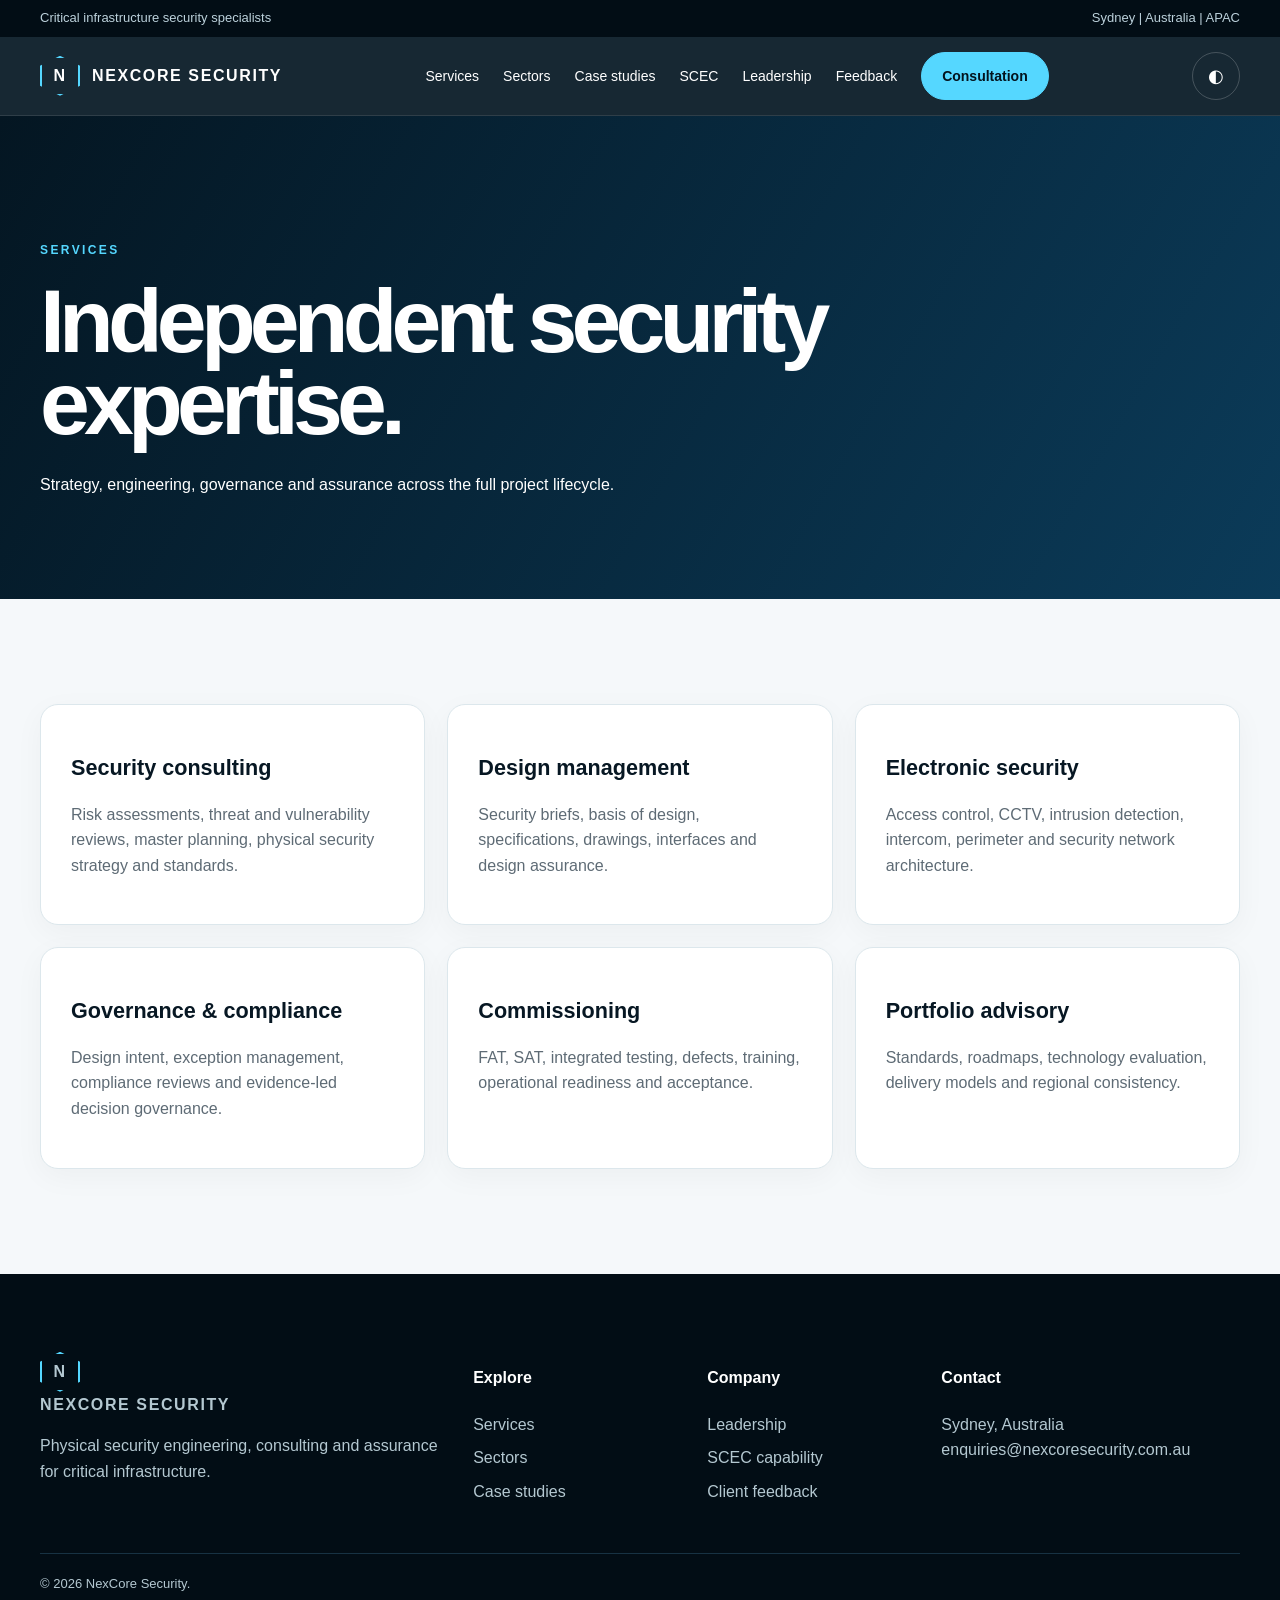
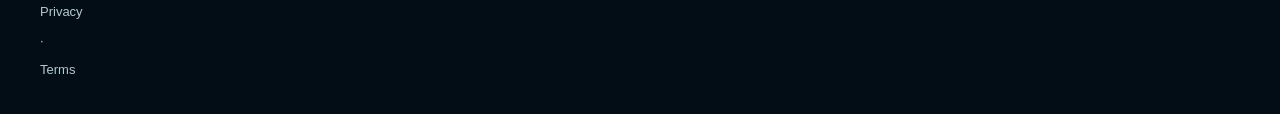
<file: services.html>
<!doctype html><html lang="en" data-theme="light"><head><meta charset="utf-8"><meta name="viewport" content="width=device-width,initial-scale=1,viewport-fit=cover"><meta name="theme-color" content="#041622"><meta name="apple-mobile-web-app-capable" content="yes"><meta name="apple-mobile-web-app-status-bar-style" content="black-translucent"><meta name="description" content="Security consulting, design management and assurance services."><meta property="og:title" content="Services | NexCore Security"><meta property="og:description" content="Security consulting, design management and assurance services."><meta property="og:image" content="assets/images/hero-campus.jpg"><link rel="apple-touch-icon" href="assets/icons/apple-touch-icon.png"><link rel="stylesheet" href="assets/css/main.css"><title>Services | NexCore Security</title></head><body><a class="skip" href="#main">Skip to content</a><div class="top"><div class="wrap"><span>Critical infrastructure security specialists</span><span>Sydney | Australia | APAC</span></div></div><nav class="nav"><div class="wrap navin"><a class="brand" href="index.html"><span class="logo">N</span>NEXCORE SECURITY</a><button class="menu" aria-label="Open menu">☰</button><div class="links"><a href="services.html">Services</a><a href="sectors.html">Sectors</a><a href="case-studies.html">Case studies</a><a href="scec.html">SCEC</a><a href="leadership.html">Leadership</a><a href="feedback.html">Feedback</a><a href="contact.html" class="btn">Consultation</a></div><button class="theme" aria-label="Toggle dark mode">◐</button></div></nav><main id="main"><header class="pagehero"><div class="wrap"><span class="kicker">Services</span><h1>Independent security expertise.</h1><p>Strategy, engineering, governance and assurance across the full project lifecycle.</p></div></header><section><div class="wrap grid3"><article class="card"><h3>Security consulting</h3><p>Risk assessments, threat and vulnerability reviews, master planning, physical security strategy and standards.</p></article><article class="card"><h3>Design management</h3><p>Security briefs, basis of design, specifications, drawings, interfaces and design assurance.</p></article><article class="card"><h3>Electronic security</h3><p>Access control, CCTV, intrusion detection, intercom, perimeter and security network architecture.</p></article><article class="card"><h3>Governance & compliance</h3><p>Design intent, exception management, compliance reviews and evidence-led decision governance.</p></article><article class="card"><h3>Commissioning</h3><p>FAT, SAT, integrated testing, defects, training, operational readiness and acceptance.</p></article><article class="card"><h3>Portfolio advisory</h3><p>Standards, roadmaps, technology evaluation, delivery models and regional consistency.</p></article></div></section></main><a class="mobile-cta btn" href="contact.html">Request consultation</a><footer class="footer"><div class="wrap footgrid"><div><a class="brand" href="index.html"><span class="logo">N</span>NEXCORE SECURITY</a><p>Physical security engineering, consulting and assurance for critical infrastructure.</p></div><div><h4>Explore</h4><a href="services.html">Services</a><a href="sectors.html">Sectors</a><a href="case-studies.html">Case studies</a></div><div><h4>Company</h4><a href="leadership.html">Leadership</a><a href="scec.html">SCEC capability</a><a href="feedback.html">Client feedback</a></div><div><h4>Contact</h4><p>Sydney, Australia<br>enquiries@nexcoresecurity.com.au</p></div></div><div class="wrap copy">© <span data-year></span> NexCore Security. <a href="privacy.html">Privacy</a> · <a href="terms.html">Terms</a></div></footer><script src="assets/js/main.js"></script></body></html>
</file>
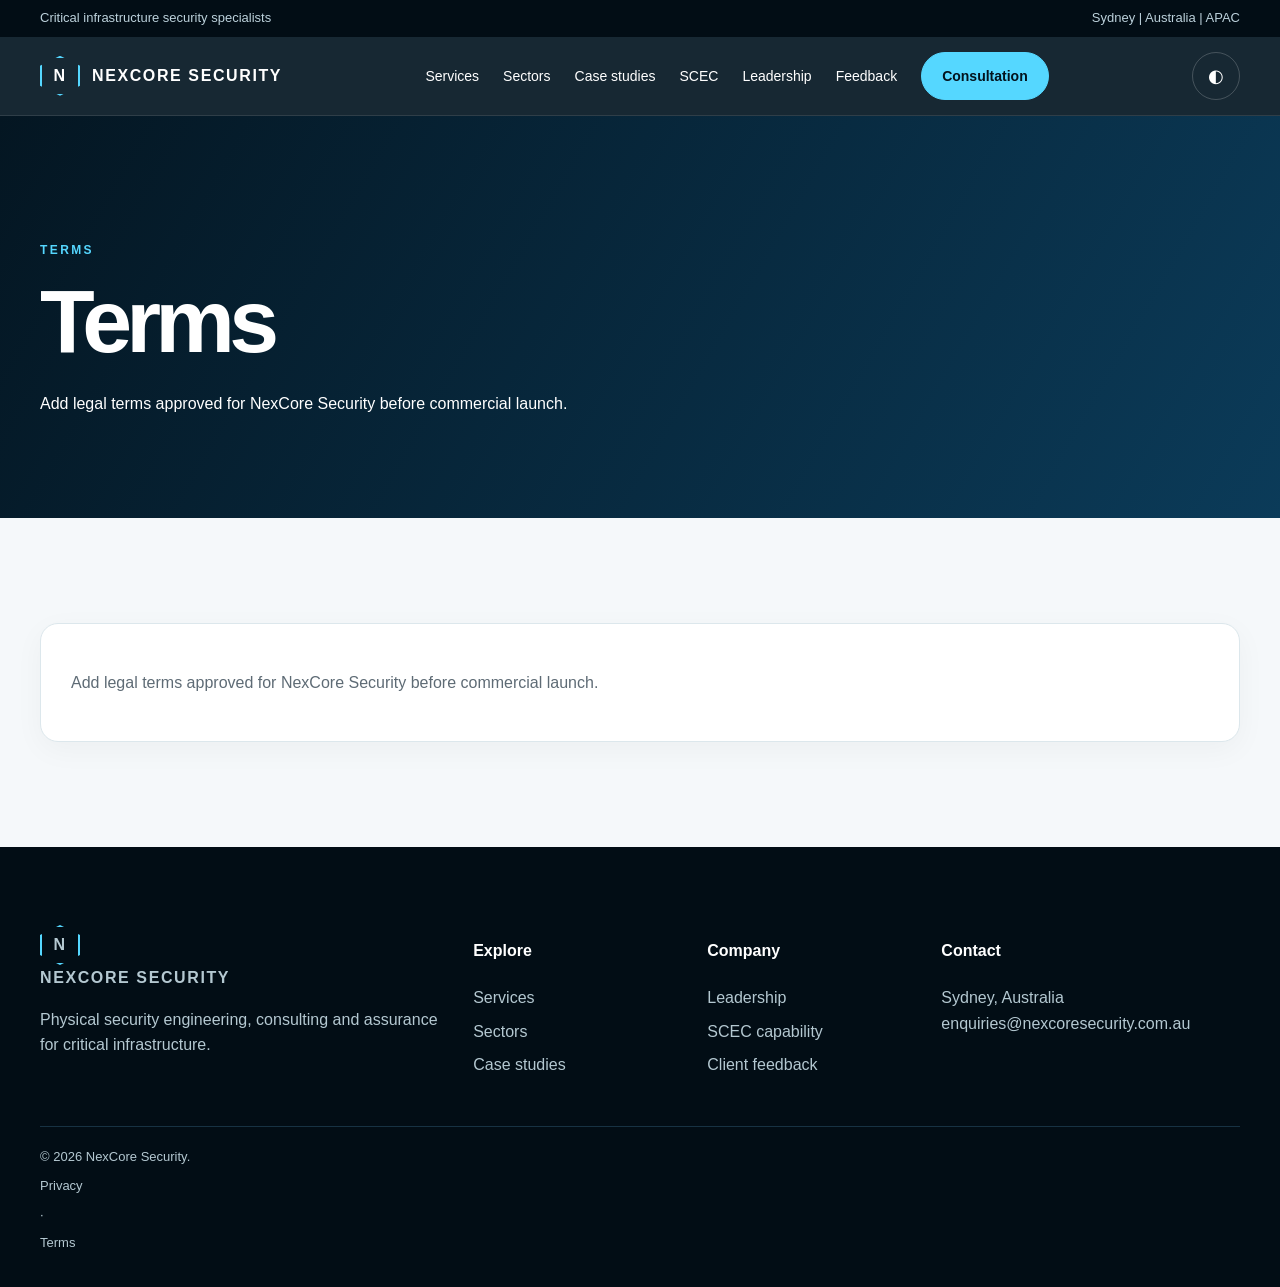
<file: terms.html>
<!doctype html><html lang="en" data-theme="light"><head><meta charset="utf-8"><meta name="viewport" content="width=device-width,initial-scale=1,viewport-fit=cover"><meta name="theme-color" content="#041622"><meta name="apple-mobile-web-app-capable" content="yes"><meta name="apple-mobile-web-app-status-bar-style" content="black-translucent"><meta name="description" content="Add legal terms approved for NexCore Security before commercial launch."><meta property="og:title" content="Terms | NexCore Security"><meta property="og:description" content="Add legal terms approved for NexCore Security before commercial launch."><meta property="og:image" content="assets/images/hero-campus.jpg"><link rel="apple-touch-icon" href="assets/icons/apple-touch-icon.png"><link rel="stylesheet" href="assets/css/main.css"><title>Terms | NexCore Security</title></head><body><a class="skip" href="#main">Skip to content</a><div class="top"><div class="wrap"><span>Critical infrastructure security specialists</span><span>Sydney | Australia | APAC</span></div></div><nav class="nav"><div class="wrap navin"><a class="brand" href="index.html"><span class="logo">N</span>NEXCORE SECURITY</a><button class="menu" aria-label="Open menu">☰</button><div class="links"><a href="services.html">Services</a><a href="sectors.html">Sectors</a><a href="case-studies.html">Case studies</a><a href="scec.html">SCEC</a><a href="leadership.html">Leadership</a><a href="feedback.html">Feedback</a><a href="contact.html" class="btn">Consultation</a></div><button class="theme" aria-label="Toggle dark mode">◐</button></div></nav><main id="main"><header class="pagehero"><div class="wrap"><span class="kicker">Terms</span><h1>Terms</h1><p>Add legal terms approved for NexCore Security before commercial launch.</p></div></header><section><div class="wrap card"><p>Add legal terms approved for NexCore Security before commercial launch.</p></div></section></main><a class="mobile-cta btn" href="contact.html">Request consultation</a><footer class="footer"><div class="wrap footgrid"><div><a class="brand" href="index.html"><span class="logo">N</span>NEXCORE SECURITY</a><p>Physical security engineering, consulting and assurance for critical infrastructure.</p></div><div><h4>Explore</h4><a href="services.html">Services</a><a href="sectors.html">Sectors</a><a href="case-studies.html">Case studies</a></div><div><h4>Company</h4><a href="leadership.html">Leadership</a><a href="scec.html">SCEC capability</a><a href="feedback.html">Client feedback</a></div><div><h4>Contact</h4><p>Sydney, Australia<br>enquiries@nexcoresecurity.com.au</p></div></div><div class="wrap copy">© <span data-year></span> NexCore Security. <a href="privacy.html">Privacy</a> · <a href="terms.html">Terms</a></div></footer><script src="assets/js/main.js"></script></body></html>
</file>
<file: assets/css/main.css>
:root{--bg:#f5f8fa;--surface:#fff;--ink:#071723;--muted:#5e6b75;--navy:#041622;--navy2:#092b42;--cyan:#55d7ff;--blue:#00a8e8;--line:#dce7ec;--shadow:0 24px 70px rgba(3,22,34,.14);--radius:18px;--max:1200px;color-scheme:light dark}html[data-theme="dark"]{--bg:#06131d;--surface:#0b2130;--ink:#eff8fb;--muted:#aac0ca;--line:#1d3a49;--shadow:0 22px 70px rgba(0,0,0,.35)}*{box-sizing:border-box}html{scroll-behavior:smooth;-webkit-text-size-adjust:100%}body{margin:0;background:var(--bg);color:var(--ink);font-family:Inter,ui-sans-serif,-apple-system,BlinkMacSystemFont,"Segoe UI",sans-serif;line-height:1.6}img,video{max-width:100%;display:block}a{color:inherit}.wrap{width:min(var(--max),calc(100% - 40px));margin:auto}.skip{position:absolute;left:-9999px}.skip:focus{left:10px;top:10px;background:#fff;padding:10px;z-index:99}.top{background:#020d15;color:#bcd1db;font-size:13px;padding:8px}.top .wrap{display:flex;justify-content:space-between}.nav{position:sticky;top:0;z-index:50;background:rgba(4,22,34,.92);backdrop-filter:blur(18px);border-bottom:1px solid rgba(255,255,255,.1);color:white}.navin{height:78px;display:flex;align-items:center;justify-content:space-between}.brand{display:flex;align-items:center;gap:12px;text-decoration:none;font-weight:900;letter-spacing:.1em}.logo{width:40px;height:40px;border:2px solid var(--cyan);clip-path:polygon(50% 0,100% 25%,100% 75%,50% 100%,0 75%,0 25%);display:grid;place-items:center}.links{display:flex;align-items:center;gap:24px}.links a{text-decoration:none;font-size:14px}.theme,.menu{width:48px;height:48px;border:1px solid rgba(255,255,255,.2);background:transparent;color:#fff;border-radius:50%;font-size:18px}.menu{display:none}.btn{min-height:48px;padding:12px 20px;border-radius:999px;background:var(--cyan);color:#03131d;text-decoration:none;font-weight:850;display:inline-flex;align-items:center;justify-content:center;border:1px solid var(--cyan);cursor:pointer}.btn.ghost{background:transparent;color:white;border-color:rgba(255,255,255,.5)}.hero{min-height:760px;position:relative;display:grid;align-items:center;color:white;overflow:hidden;background:#041622}.hero-media{position:absolute;inset:0}.hero-media video,.hero-media img{width:100%;height:100%;object-fit:cover}.hero-media:after{content:"";position:absolute;inset:0;background:linear-gradient(90deg,rgba(2,13,21,.94) 0%,rgba(2,13,21,.65) 54%,rgba(2,13,21,.18)),linear-gradient(0deg,rgba(2,13,21,.5),transparent 40%)}.hero-content{position:relative;z-index:2;padding:115px 0}.kicker{color:var(--cyan);font-size:12px;font-weight:900;letter-spacing:.2em;text-transform:uppercase}.hero h1,.pagehero h1{font-size:clamp(3.4rem,8vw,7.4rem);line-height:.91;letter-spacing:-.065em;max-width:1000px;margin:20px 0 28px}.hero p{max-width:700px;color:#d4e4ea;font-size:clamp(1rem,2vw,1.25rem)}.actions{display:flex;gap:12px;flex-wrap:wrap;margin-top:32px}.trust{background:var(--surface);box-shadow:var(--shadow);position:relative;z-index:4;margin-top:-58px;border-radius:var(--radius);padding:20px 28px}.trustgrid{display:grid;grid-template-columns:repeat(5,1fr);gap:16px}.trust b{display:block}.trust span{font-size:13px;color:var(--muted)}section{padding:105px 0}.head{display:grid;grid-template-columns:1fr 1fr;gap:60px;align-items:end;margin-bottom:48px}.head h2{font-size:clamp(2.4rem,5vw,4.3rem);line-height:1;letter-spacing:-.045em;margin:10px 0}.head p{color:var(--muted);max-width:590px}.grid3{display:grid;grid-template-columns:repeat(3,1fr);gap:22px}.grid4{display:grid;grid-template-columns:repeat(4,1fr);gap:18px}.card{background:var(--surface);border:1px solid var(--line);border-radius:var(--radius);padding:30px;box-shadow:0 8px 30px rgba(4,22,34,.04);transition:.25s}.card:hover{transform:translateY(-6px);box-shadow:var(--shadow)}.card h3{font-size:1.35rem;margin:16px 0 8px}.card p{color:var(--muted)}.ico{width:52px;height:52px;border-radius:14px;background:linear-gradient(135deg,#dff8ff,var(--cyan));color:#06334a;display:grid;place-items:center;font-weight:900}.dark{background:var(--navy);color:white}.dark .head p,.dark .card p{color:#b4cad4}.dark .card{background:#092638;border-color:#183f52}.stats{display:grid;grid-template-columns:repeat(4,1fr);gap:1px;background:#235064}.stat{background:var(--navy);padding:40px 24px}.num{font-size:clamp(3rem,6vw,5rem);font-weight:900;color:var(--cyan);line-height:1}.stat p{color:#bfd0d8}.sectors{display:grid;grid-template-columns:repeat(3,1fr);gap:16px}.sector{min-height:310px;background:linear-gradient(145deg,#0b3650,#041622);border-radius:var(--radius);padding:28px;color:white;display:flex;flex-direction:column;justify-content:end;position:relative;overflow:hidden}.sector:before{content:"";position:absolute;width:240px;height:240px;border:1px solid rgba(85,215,255,.22);border-radius:50%;right:-90px;top:-90px}.sector>*{position:relative}.sector p{color:#bdd0d8}.ecosystem{display:grid;grid-template-columns:repeat(4,1fr);gap:16px}.eco{background:var(--surface);border:1px solid var(--line);padding:25px;border-radius:var(--radius)}.pills{display:flex;flex-wrap:wrap;gap:8px}.pill{padding:7px 11px;border:1px solid var(--line);border-radius:999px;color:var(--muted);font-size:13px}.leaders{display:grid;grid-template-columns:1fr 1fr;gap:22px}.leader{display:grid;grid-template-columns:100px 1fr;gap:22px}.avatar{width:100px;height:100px;border-radius:50%;background:linear-gradient(135deg,#0b405d,var(--cyan));display:grid;place-items:center;color:#03131d;font-size:28px;font-weight:900}.cases{display:flex;gap:18px;overflow:auto;scroll-snap-type:x mandatory;padding-bottom:15px}.case{min-width:min(430px,88vw);scroll-snap-align:start}.case button{border:0;background:none;color:var(--ink);font-weight:850;padding:0;cursor:pointer}.case-detail{max-height:0;overflow:hidden;transition:.35s}.case.open .case-detail{max-height:250px}.logos{display:grid;grid-template-columns:repeat(6,1fr);gap:12px}.logo-tile{min-height:90px;border:1px dashed #9db3bd;border-radius:14px;display:grid;place-items:center;text-align:center;color:var(--muted);background:var(--surface);padding:12px}.quote{font-size:1.55rem;line-height:1.35}.tabs{display:flex;gap:8px;flex-wrap:wrap;margin-bottom:24px}.tab{min-height:48px;border:1px solid var(--line);border-radius:999px;background:var(--surface);color:var(--ink);padding:10px 18px;cursor:pointer}.tab.active{background:var(--cyan);color:#041622}.testimonial{display:none}.testimonial.active{display:block}.cta{background:linear-gradient(135deg,#00a8e8,#6fe0ff);color:#041622;border-radius:28px;padding:55px;display:flex;justify-content:space-between;align-items:center;gap:30px}.pagehero{padding:120px 0 85px;background:linear-gradient(120deg,#041622,#0b3b59);color:white}.pagehero h1{font-size:clamp(3rem,7vw,6rem)}.form{display:grid;gap:16px}.form-grid{display:grid;grid-template-columns:1fr 1fr;gap:16px}input,select,textarea{width:100%;min-height:50px;border:1px solid var(--line);border-radius:12px;background:var(--surface);color:var(--ink);padding:13px;font:inherit}textarea{min-height:150px}.rating{display:flex;gap:8px}.rating input{width:auto;min-height:auto}.range{display:grid;grid-template-columns:180px 1fr 30px;gap:12px;align-items:center}.footer{background:#020d15;color:#b4c8d1;padding:70px 0 25px}.footgrid{display:grid;grid-template-columns:2fr 1fr 1fr 1.5fr;gap:35px}.footer a{display:block;text-decoration:none;margin:8px 0}.footer h4{color:#fff}.copy{border-top:1px solid #173243;margin-top:40px;padding-top:20px;font-size:13px}.mobile-cta{display:none;position:fixed;bottom:calc(12px + env(safe-area-inset-bottom));left:14px;right:14px;z-index:60}.legal{font-size:13px;color:var(--muted)}@media(prefers-reduced-motion:reduce){*{scroll-behavior:auto!important;animation:none!important;transition:none!important}.hero video{display:none}}@media(max-width:900px){.top{display:none}.menu{display:block}.links{display:none;position:absolute;top:78px;left:0;right:0;background:#041622;padding:24px;flex-direction:column;align-items:stretch}.links.open{display:flex}.head{grid-template-columns:1fr;gap:15px}.trustgrid,.grid4,.ecosystem{grid-template-columns:1fr 1fr}.grid3,.sectors,.leaders,.footgrid{grid-template-columns:1fr}.stats{grid-template-columns:1fr 1fr}.hero{min-height:720px}.mobile-cta{display:flex}.nav .btn{display:none}}@media(max-width:560px){.wrap{width:min(var(--max),calc(100% - 28px))}.hero{min-height:690px}.hero-content{padding:95px 0}.hero h1{font-size:3.55rem}.trust{margin-top:-35px;padding:20px}.trustgrid,.grid4,.ecosystem,.stats,.form-grid,.logos{grid-template-columns:1fr}.leader{grid-template-columns:1fr}.cta{padding:35px 24px;align-items:flex-start;flex-direction:column}.range{grid-template-columns:1fr 45px}.range label{grid-column:1/-1}.actions .btn{width:100%}section{padding:78px 0}}
</file>
